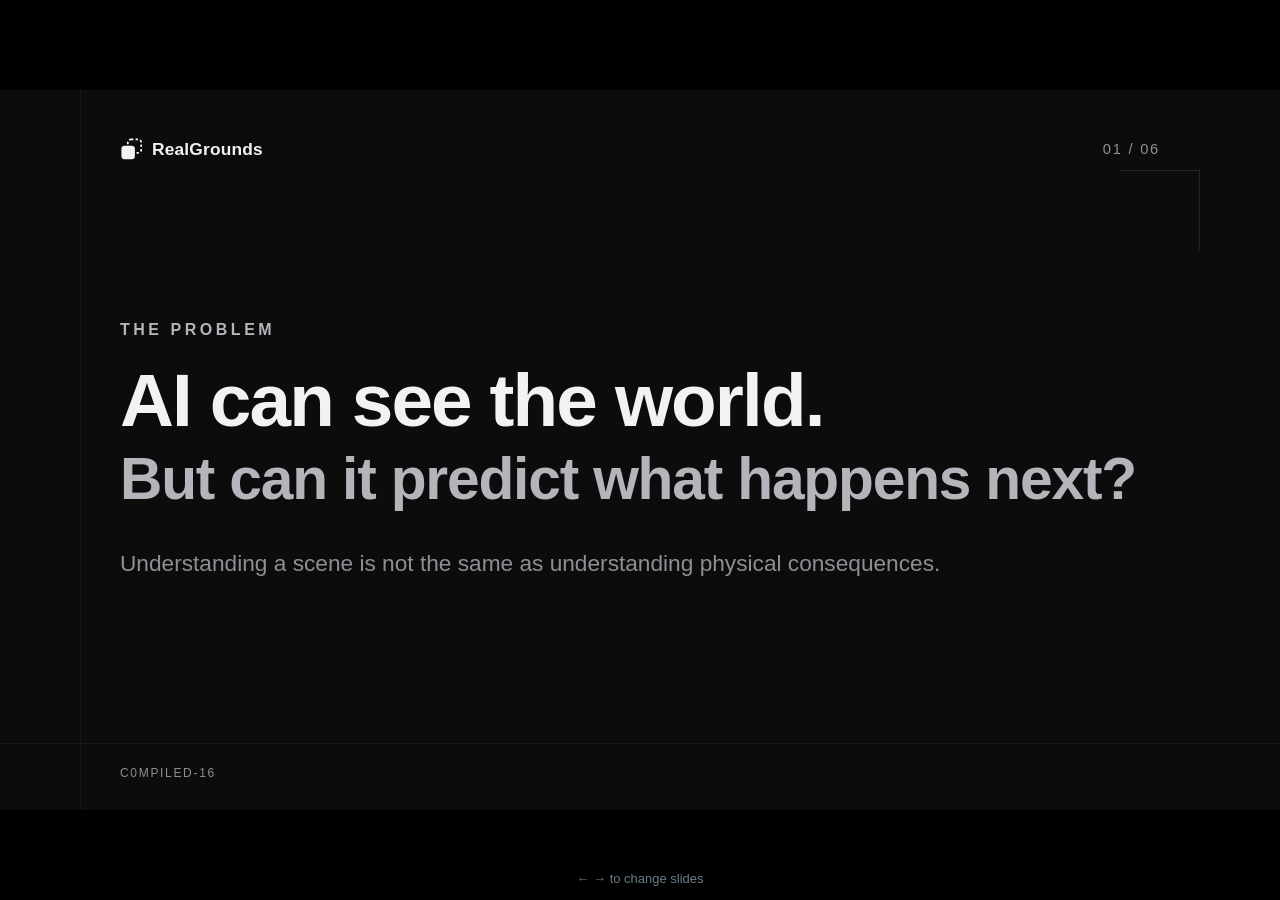
<file: video_slides/slides.html>
<!doctype html>
<html lang="en">
<head>
<meta charset="utf-8">
<meta name="viewport" content="width=device-width, initial-scale=1">
<title>RealGrounds Video Slides</title>
<style>
:root { --bg: #0c0c0d; --mint: #b4b4ba; --white: #f2f2f3; --dim: #8e8e94; --line: rgba(255, 255, 255, .14); --card: #161617; }
* { box-sizing: border-box; margin: 0; }
html, body { background: #000; }
body { font-family: -apple-system, BlinkMacSystemFont, "SF Pro Display", "Segoe UI", Inter, Helvetica, Arial, sans-serif; color: var(--white); }
.slide { width: 1920px; height: 1080px; background: var(--bg); position: relative; overflow: hidden; display: none; padding: 0 180px; }
.slide.on { display: flex; flex-direction: column; justify-content: center; }
/* subtle technical lines */
.slide::before { content: ""; position: absolute; inset: 0; background:
  linear-gradient(var(--line), var(--line)) 120px 0 / 1px 100% no-repeat,
  linear-gradient(var(--line), var(--line)) 0 980px / 100% 1px no-repeat; opacity: .55; }
.corner { position: absolute; right: 120px; top: 120px; width: 120px; height: 120px; border-top: 1.5px solid var(--line); border-right: 1.5px solid var(--line); }
.brand { position: absolute; left: 180px; top: 72px; display: flex; align-items: center; gap: 14px; font-size: 26px; font-weight: 600; letter-spacing: .01em; }
.num { position: absolute; right: 180px; top: 76px; font-size: 22px; color: var(--dim); font-variant-numeric: tabular-nums; letter-spacing: .12em; }
.foot { position: absolute; left: 180px; bottom: 44px; font-size: 18px; color: var(--dim); letter-spacing: .14em; text-transform: uppercase; }
.kicker { font-size: 24px; letter-spacing: .22em; text-transform: uppercase; color: var(--mint); margin-bottom: 34px; font-weight: 600; }
h1 { font-size: 112px; line-height: 1.04; font-weight: 700; letter-spacing: -.025em; }
h2 { font-size: 88px; line-height: 1.08; font-weight: 600; letter-spacing: -.02em; color: var(--mint); margin-top: 12px; }
.sub { font-size: 34px; line-height: 1.45; color: var(--dim); margin-top: 54px; max-width: 1300px; }
.flow { display: flex; align-items: center; gap: 34px; margin-top: 90px; }
.step { border: 1.5px solid var(--line); border-radius: 18px; padding: 30px 40px; font-size: 30px; font-weight: 650; letter-spacing: .14em; min-width: 300px; text-align: center; }
.step small { display: block; font-size: 17px; letter-spacing: .2em; color: var(--mint); margin-bottom: 10px; font-weight: 600; }
.arrow { font-size: 44px; color: var(--mint); }
.flow.compact .step { min-width: 0; padding: 22px 32px; font-size: 26px; }
.flow.compact { margin-top: 64px; gap: 24px; }
.grid4 { display: grid; grid-template-columns: repeat(2, 1fr); gap: 26px 80px; margin-top: 80px; max-width: 1400px; }
.ind { display: flex; align-items: center; gap: 24px; font-size: 40px; font-weight: 550; }
.ind i { width: 18px; height: 18px; border: 2.5px solid var(--mint); border-radius: 5px; flex: none; }
.metrics { display: flex; gap: 140px; margin-top: 10px; }
.metric b { display: block; font-size: 190px; font-weight: 700; letter-spacing: -.04em; line-height: 1; }
.metric b span { color: var(--mint); }
.metric div { font-size: 30px; color: var(--dim); margin-top: 18px; max-width: 520px; line-height: 1.35; }
.vision { font-size: 38px; margin-top: 90px; color: var(--white); }
.close { margin-top: 70px; padding-top: 44px; border-top: 1.5px solid var(--line); display: flex; align-items: baseline; gap: 40px; }
.close strong { font-size: 54px; font-weight: 700; }
.close span { font-size: 32px; color: var(--mint); }
/* experiments slide */
.exps { display: grid; grid-template-columns: repeat(3, 1fr); gap: 36px; margin-top: 60px; }
.exp { background: var(--card); border: 1.5px solid var(--line); border-radius: 18px; overflow: hidden; }
.exp img { width: 100%; display: block; aspect-ratio: 800 / 564; object-fit: cover; }
.exp .b { padding: 22px 26px 26px; }
.exp h3 { font-size: 34px; font-weight: 700; display: flex; justify-content: space-between; align-items: center; }
.exp .tag { font-size: 18px; font-weight: 650; border: 1.5px solid currentColor; border-radius: 999px; padding: 4px 14px; letter-spacing: .02em; }
.exp .what { font-size: 22px; color: var(--dim); margin-top: 10px; line-height: 1.4; }
.exp .nums { font-size: 20px; color: var(--white); margin-top: 14px; letter-spacing: .02em; }
.ok { color: #f2f2f3; } .stop { color: #d9a441; } .no { color: #b9bcc4; }
/* slideshow preview (not in the PNGs) */
body.show { display: grid; place-items: center; height: 100vh; overflow: hidden; }
body.show .slide { transform-origin: center; }
.hint { position: fixed; bottom: 14px; left: 50%; transform: translateX(-50%); color: #6b7c86; font-size: 13px; }
</style>
</head>
<body>
<!-- the logo mark: a solid square and its dashed copy (the experiment before the real thing) -->
<svg width="0" height="0" style="position:absolute"><symbol id="logo" viewBox="0 0 64 64">
  <rect x="22" y="4" width="38" height="38" rx="9" fill="none" stroke="currentColor" stroke-width="5" stroke-dasharray="7 6"/>
  <rect x="4" y="22" width="38" height="38" rx="9" fill="currentColor"/></symbol></svg>

<section class="slide" data-n="1">
  <div class="brand"><svg width="34" height="34"><use href="#logo"/></svg>RealGrounds</div><div class="num">01 / 06</div><div class="corner"></div>
  <div class="kicker">The problem</div>
  <h1>AI can see the world.</h1>
  <h2>But can it predict what happens next?</h2>
  <p class="sub">Understanding a scene is not the same as understanding physical consequences.</p>
  <div class="foot">c0mpiled-16</div>
</section>

<section class="slide" data-n="2">
  <div class="brand"><svg width="34" height="34"><use href="#logo"/></svg>RealGrounds</div><div class="num">02 / 06</div><div class="corner"></div>
  <div class="kicker">The solution</div>
  <h1>From photos to physics.</h1>
  <div class="flow">
    <div class="step"><small>01</small>REAL PHOTO</div><div class="arrow">→</div>
    <div class="step"><small>02</small>3D WORLD</div><div class="arrow">→</div>
    <div class="step"><small>03</small>PHYSICS SIMULATION</div>
  </div>
  <p class="sub">AI can test physical actions before making decisions.</p>
  <div class="foot">c0mpiled-16</div>
</section>

<section class="slide" data-n="3">
  <div class="brand"><svg width="34" height="34"><use href="#logo"/></svg>RealGrounds</div><div class="num">03 / 06</div><div class="corner"></div>
  <div class="kicker">Autonomous experimentation</div>
  <h1>AI doesn't just guess.</h1>
  <h2>It tries.</h2>
  <div class="flow compact">
    <div class="step">OBSERVE</div><div class="arrow">→</div><div class="step">TRY</div><div class="arrow">→</div>
    <div class="step">MEASURE</div><div class="arrow">→</div><div class="step">COMMIT</div>
  </div>
  <p class="sub">Test actions in a sandbox. Measure simulated outcomes. Keep successful changes.</p>
  <div class="foot">c0mpiled-16</div>
</section>

<section class="slide" data-n="4">
  <div class="brand"><svg width="34" height="34"><use href="#logo"/></svg>RealGrounds</div><div class="num">04 / 06</div><div class="corner"></div>
  <div class="kicker">Track 3 · Unsupervised</div>
  <h1>Autonomous. Not uncontrolled.</h1>
  <div class="grid4">
    <div class="ind"><i></i>Detects stuck conditions</div>
    <div class="ind"><i></i>Prevents repeated failures</div>
    <div class="ind"><i></i>Enforces budgets</div>
    <div class="ind"><i></i>Stops or requests help</div>
  </div>
  <p class="sub">An independent supervisor controls execution.</p>
  <div class="foot">c0mpiled-16</div>
</section>

<section class="slide" data-n="5">
  <div class="brand"><svg width="34" height="34"><use href="#logo"/></svg>RealGrounds</div><div class="num">05 / 06</div><div class="corner"></div>
  <div class="kicker">The experiments · hand-made test rooms</div>
  <h1 style="font-size:84px">Three rooms. One task.</h1>
  <p class="sub" style="margin-top:22px">Walk through the gap to the far side. Recorded runs, Claude Haiku 5.5 planning.</p>
  <div class="exps">
    <div class="exp"><img src="exp_light.png" alt=""><div class="b"><h3>Light <span class="tag ok">✓ Solved</span></h3>
      <div class="what">A 1 kg box blocks the gap. It moves the box onto the dresser.</div><div class="nums">1 try · 1 kept · $0.0007</div></div></div>
    <div class="exp"><img src="exp_heavy.png" alt=""><div class="b"><h3>Heavy <span class="tag stop">! Stopped</span></h3>
      <div class="what">A 40 kg test box; the arm lifts 15 kg. Stuck, so it asks for help.</div><div class="nums">4 tries · 0 kept · $0.0010</div></div></div>
    <div class="exp"><img src="exp_wall.png" alt=""><div class="b"><h3>Wall <span class="tag no">⊘ Impossible</span></h3>
      <div class="what">Fixed furniture fills the gap. It stops at once, tries nothing.</div><div class="nums">0 tries · $0</div></div></div>
  </div>
  <div class="foot">c0mpiled-16 · simulated results</div>
</section>

<section class="slide" data-n="6">
  <div class="brand"><svg width="34" height="34"><use href="#logo"/></svg>RealGrounds</div><div class="num">06 / 06</div><div class="corner"></div>
  <div class="kicker">Results</div>
  <div class="metrics">
    <div class="metric"><b>44<span>/44</span></b><div>Automated tests passed</div></div>
    <div class="metric"><b>6<span>/6</span></b><div>Simulated solutions re-checked successfully</div></div>
  </div>
  <p class="vision">Building toward autonomous physical-world testing for robotics teams.</p>
  <div class="close"><strong>RealGrounds</strong><span>Give AI a place to experiment. Before it touches the real world.</span></div>
  <div class="foot">c0mpiled-16</div>
</section>

<div class="hint" id="hint">← → to change slides</div>
<script>
// slides.html#3 shows slide 3 at full size (used for the PNG export); without a hash: a scaled slideshow
const slides = [...document.querySelectorAll(".slide")];
const exportMode = /^#\d$/.test(location.hash);
let i = exportMode ? +location.hash[1] - 1 : 0;
function show() {
  slides.forEach((s, k) => s.classList.toggle("on", k === i));
  if (!exportMode) {
    const k = Math.min(innerWidth / 1920, innerHeight / 1080);
    slides[i].style.transform = `scale(${k})`;
    slides[i].style.margin = `${(innerHeight - 1080) / 2}px ${(innerWidth - 1920) / 2}px`;
  }
}
if (exportMode) document.getElementById("hint").remove(); else document.body.classList.add("show");
addEventListener("keydown", (e) => { if (e.key === "ArrowRight" || e.key === " ") i = Math.min(i + 1, 5); if (e.key === "ArrowLeft") i = Math.max(i - 1, 0); show(); });
addEventListener("click", () => { i = (i + 1) % 6; show(); });
addEventListener("resize", show);
show();
</script>
</body>
</html>
</file>
